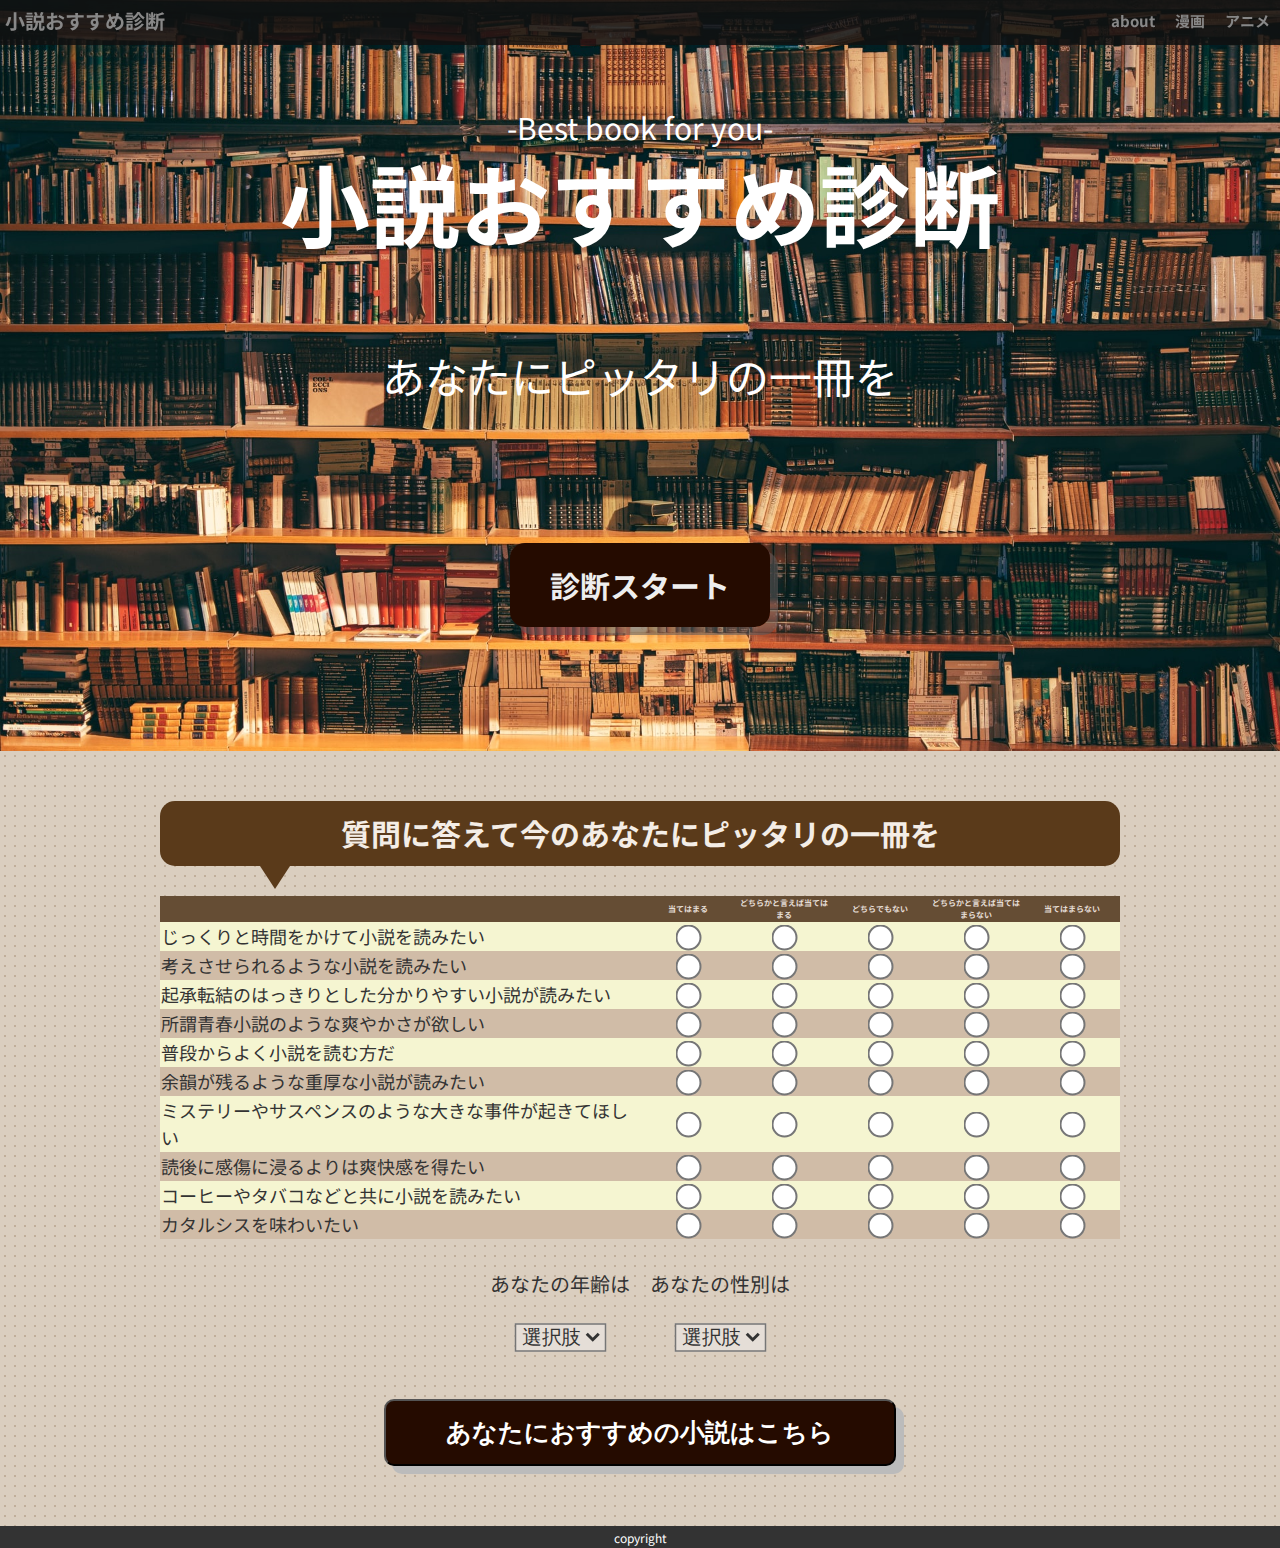
<file: index.html>
<!DOCTYPE html>
<html lang="en">
<head>
    <meta charset="UTF-8">
    <meta http-equiv="X-UA-Compatible" content="IE=edge">
    <meta name="viewport" content="width=device-width, initial-scale=1.0">
    <title>Document</title>
    <meta name="description" content="text">
    <link rel="preconnect" href="https://fonts.googleapis.com">
    <link rel="preconnect" href="https://fonts.gstatic.com" crossorigin>
    <link href="https://fonts.googleapis.com/css2?family=Noto+Sans+JP:wght@400;700&display=swap" rel="stylesheet">
    <link rel="stylesheet" href="./sanitize.css">
    <link rel="stylesheet" href="./style.css">
</head>

<body>


    <header class="header">
        <h1><a href="#">小説おすすめ診断</a></h1>
        <nav>
            <ul class="header-right">
                <li class="header-item">
                    <a href="">about</a>
                </li>
                <li class="header-item">
                    <a href="" onclick="window.alert('commnig soon!')">漫画</a>
                </li>
                <li class="header-item">
                    <a href="" onclick="window.alert('commming soon!')">アニメ</a>
                </li>
            </ul>
        </nav>
    </header>



    <div class="hero">
        <p class="headcopy">-Best book for you-</p>
        <strong>小説おすすめ診断</strong>
        <p class="copy">あなたにピッタリの一冊を</p>
        <div class="hero-button">
            <a href="#background">診断スタート</a>
        </div>
        <img src="./image/alfons-morales-YLSwjSy7stw-unsplash.jpg" alt="">       
    </div>




    <div id="background">

    <section class="section">
        <h1 class="section-headline">質問に答えて今のあなたにピッタリの一冊を</h1>

        <form action="./index2.html" method="get" name="ank">
            <table class="table" >
                    <tr class="answerhead">
                        <th class="question"></th>
                        <th class="answer">当てはまる</th>
                        <th class="answer">どちらかと言えば当てはまる</th>
                        <th class="answer">どちらでもない</th>
                        <th class="answer">どちらかと言えば当てはまらない</th>
                        <th class="answer">当てはまらない</th>
                    </tr>
                    <tr>
                        <td class="question">じっくりと時間をかけて小説を読みたい</td>
                        <div class="answerbox">
                            <td class="radiobox">
                                <input type="radio" name="q1" value="10">
                            </td>
                            <td class="radiobox">
                                <input type="radio" name="q1" value="7">
                            </td>
                            <td class="radiobox">
                                <input type="radio" name="q1" value="5">
                            </td>
                            <td class="radiobox">
                                <input type="radio" name="q1" value="2">
                            </td>
                            <td class="radiobox">
                                <input type="radio" name="q1" value="0">
                            </td>
                        </div> 
                    </tr>
                    <tr class="row2">
                        <td class="question">考えさせられるような小説を読みたい</td>
                        <div class="answerbox">
                            <td class="radiobox">
                                <input type="radio" name="q2" value="10">
                            </td>
                            <td class="radiobox">
                                <input type="radio" name="q2" value="7">
                            </td>
                            <td class="radiobox">
                                <input type="radio" name="q2" value="5">
                            </td>
                            <td class="radiobox">
                                <input type="radio" name="q2" value="2">
                            </td>
                            <td class="radiobox">
                                <input type="radio" name="q2" value="0">
                            </td>
                        </div> 
                    </tr>
                    <tr>
                        <td class="question">起承転結のはっきりとした分かりやすい小説が読みたい</td>
                        <div class="answerbox">
                            <td class="radiobox">
                                <input type="radio" name="q3" value="10">
                            </td>
                            <td class="radiobox">
                                <input type="radio" name="q3" value="8">
                            </td>
                            <td class="radiobox">
                                <input type="radio" name="q3" value="6">
                            </td>
                            <td class="radiobox">
                                <input type="radio" name="q3" value="2">
                            </td>
                            <td class="radiobox">
                                <input type="radio" name="q3" value="0">
                            </td>
                        </div> 
                    </tr>
                    <tr class="row2">
                        <td class="question">所謂青春小説のような爽やかさが欲しい</td>
                        <div class="answerbox">
                            <td class="radiobox">
                                <input type="radio" name="q4" value="10">
                            </td>
                            <td class="radiobox">
                                <input type="radio" name="q4" value="8">
                            </td>
                            <td class="radiobox">
                                <input type="radio" name="q4" value="5">
                            </td>
                            <td class="radiobox">
                                <input type="radio" name="q4" value="2">
                            </td>
                            <td class="radiobox">
                                <input type="radio" name="q4" value="0">
                            </td>
                        </div> 
                    </tr>
                    <tr>
                        <td class="question">普段からよく小説を読む方だ</td>
                        <div class="answerbox">
                            <td class="radiobox">
                                <input type="radio" name="q5" value="10">
                            </td>
                            <td class="radiobox">
                                <input type="radio" name="q5" value="7">
                            </td>
                            <td class="radiobox">
                                <input type="radio" name="q5" value="5">
                            </td>
                            <td class="radiobox">
                                <input type="radio" name="q5" value="2">
                            </td>
                            <td class="radiobox">
                                <input type="radio" name="q5" value="0">
                            </td>
                        </div> 
                    </tr>
                    <tr class="row2">
                        <td class="question">余韻が残るような重厚な小説が読みたい</td>
                        <div class="answerbox">
                            <td class="radiobox">
                                <input type="radio" name="q6" value="5">
                            </td>
                            <td class="radiobox">
                                <input type="radio" name="q6" value="3">
                            </td>
                            <td class="radiobox">
                                <input type="radio" name="q6" value="1">
                            </td>
                            <td class="radiobox">
                                <input type="radio" name="q6" value="0">
                            </td>
                            <td class="radiobox">
                                <input type="radio" name="q6" value="0">
                            </td>
                        </div> 
                    </tr>
                    <tr>
                        <td class="question">ミステリーやサスペンスのような大きな事件が起きてほしい</td>
                        <div class="answerbox">
                            <td class="radiobox">
                                <input type="radio" name="q7" value="8">
                            </td>
                            <td class="radiobox">
                                <input type="radio" name="q7" value="7">
                            </td>
                            <td class="radiobox">
                                <input type="radio" name="q7" value="5">
                            </td>
                            <td class="radiobox">
                                <input type="radio" name="q7" value="2">
                            </td>
                            <td class="radiobox">
                                <input type="radio" name="q7" value="0">
                            </td>
                        </div> 
                    </tr>
                    <tr class="row2">
                        <td class="question">読後に感傷に浸るよりは爽快感を得たい</td>
                        <div class="answerbox">
                            <td class="radiobox">
                                <input type="radio" name="q8" value="7">
                            </td>
                            <td class="radiobox">
                                <input type="radio" name="q8" value="5">
                            </td>
                            <td class="radiobox">
                                <input type="radio" name="q8" value="3">
                            </td>
                            <td class="radiobox">
                                <input type="radio" name="q8" value="2">
                            </td>
                            <td class="radiobox">
                                <input type="radio" name="q8" value="0">
                            </td>
                        </div> 
                    </tr>
                    <tr>
                        <td class="question">コーヒーやタバコなどと共に小説を読みたい</td>
                        <div class="answerbox">
                            <td class="radiobox">
                                <input type="radio" name="q9" value="5">
                            </td>
                            <td class="radiobox">
                                <input type="radio" name="q9" value="3">
                            </td>
                            <td class="radiobox">
                                <input type="radio" name="q9" value="1">
                            </td>
                            <td class="radiobox">
                                <input type="radio" name="q9" value="0">
                            </td>
                            <td class="radiobox">
                                <input type="radio" name="q9" value="0">
                            </td>
                        </div> 
                    </tr>
                    <tr class="row2">
                        <td class="question">カタルシスを味わいたい</td>
                        <div class="answerbox">
                            <td class="radiobox">
                                <input type="radio" name="q10" value="10">
                            </td>
                            <td class="radiobox">
                                <input type="radio" name="q10" value="7">
                            </td>
                            <td class="radiobox">
                                <input type="radio" name="q10" value="5">
                            </td>
                            <td class="radiobox">
                                <input type="radio" name="q10" value="2">
                            </td>
                            <td class="radiobox">
                                <input type="radio" name="q10" value="0">
                            </td>
                        </div> 
                    </tr>

            </table>


            <div class="ank">
                <div class="old">
                    <p>あなたの年齢は</p>
                    <select name="" id="">
                        <option value="">選択肢</option>
                        <option value="">10代</option>
                        <option value="">20代</option>
                        <option value="">30代</option>
                        <option value="">40代</option>
                        <option value="">50代</option>
                        <option value="">60代</option>
                        <option value="">70代</option>
                        <option value="">80代</option>
                    </select>
                </div>
                <div class="gender">
                    <p>あなたの性別は</p>
                    <select name="" id="">
                        <option value="">選択肢</option>
                        <option value="">男性</option>
                        <option value="">女性</option>
                        <option value="">その他</option>
                    </select>
                </div>
            </div>


            <div class="section-button">
                <button id="button-last" class="button" type="button">あなたにおすすめの<br class="br">小説はこちら</button>
            </div>

        </form>
    </section>

    </div>
    
    <footer>
        <small>copyright</small>
    </footer>


    <script src="./app.js"></script>
</body>
</html>
</file>
<file: sanitize.css>
/* Document
 * ========================================================================== */

/**
 * Add border box sizing in all browsers (opinionated).
 */

*,
::before,
::after {
  box-sizing: border-box;
}

/**
 * 1. Add text decoration inheritance in all browsers (opinionated).
 * 2. Add vertical alignment inheritance in all browsers (opinionated).
 */

::before,
::after {
  text-decoration: inherit; /* 1 */
  vertical-align: inherit; /* 2 */
}

/**
 * 1. Use the default cursor in all browsers (opinionated).
 * 2. Change the line height in all browsers (opinionated).
 * 3. Use a 4-space tab width in all browsers (opinionated).
 * 4. Remove the grey highlight on links in iOS (opinionated).
 * 5. Prevent adjustments of font size after orientation changes in
 *    IE on Windows Phone and in iOS.
 * 6. Breaks words to prevent overflow in all browsers (opinionated).
 */

html {
  cursor: default; /* 1 */
  line-height: 1.5; /* 2 */
  -moz-tab-size: 4; /* 3 */
  tab-size: 4; /* 3 */
  -webkit-tap-highlight-color: transparent /* 4 */;
  -ms-text-size-adjust: 100%; /* 5 */
  -webkit-text-size-adjust: 100%; /* 5 */
  word-break: break-word; /* 6 */
}

/* Sections
 * ========================================================================== */

/**
 * Remove the margin in all browsers (opinionated).
 */

body {
  margin: 0;
}

/**
 * Correct the font size and margin on `h1` elements within `section` and
 * `article` contexts in Chrome, Edge, Firefox, and Safari.
 */

h1 {
  font-size: 2em;
  margin: 0.67em 0;
}

/* Grouping content
 * ========================================================================== */

/**
 * Remove the margin on nested lists in Chrome, Edge, IE, and Safari.
 */

dl dl,
dl ol,
dl ul,
ol dl,
ul dl {
  margin: 0;
}

/**
 * Remove the margin on nested lists in Edge 18- and IE.
 */

ol ol,
ol ul,
ul ol,
ul ul {
  margin: 0;
}

/**
 * 1. Add the correct sizing in Firefox.
 * 2. Show the overflow in Edge 18- and IE.
 */

hr {
  height: 0; /* 1 */
  overflow: visible; /* 2 */
}

/**
 * Add the correct display in IE.
 */

main {
  display: block;
}

/**
 * Remove the list style on navigation lists in all browsers (opinionated).
 */

nav ol,
nav ul {
  list-style: none;
  padding: 0;
}

/**
 * 1. Correct the inheritance and scaling of font size in all browsers.
 * 2. Correct the odd `em` font sizing in all browsers.
 */

pre {
  font-family: monospace, monospace; /* 1 */
  font-size: 1em; /* 2 */
}

/* Text-level semantics
 * ========================================================================== */

/**
 * Remove the gray background on active links in IE 10.
 */

a {
  background-color: transparent;
}

/**
 * Add the correct text decoration in Edge 18-, IE, and Safari.
 */

abbr[title] {
  text-decoration: underline;
  text-decoration: underline dotted;
}

/**
 * Add the correct font weight in Chrome, Edge, and Safari.
 */

b,
strong {
  font-weight: bolder;
}

/**
 * 1. Correct the inheritance and scaling of font size in all browsers.
 * 2. Correct the odd `em` font sizing in all browsers.
 */

code,
kbd,
samp {
  font-family: monospace, monospace; /* 1 */
  font-size: 1em; /* 2 */
}

/**
 * Add the correct font size in all browsers.
 */

small {
  font-size: 80%;
}

/* Embedded content
 * ========================================================================== */

/*
 * Change the alignment on media elements in all browsers (opinionated).
 */

audio,
canvas,
iframe,
img,
svg,
video {
  vertical-align: middle;
}

/**
 * Add the correct display in IE 9-.
 */

audio,
video {
  display: inline-block;
}

/**
 * Add the correct display in iOS 4-7.
 */

audio:not([controls]) {
  display: none;
  height: 0;
}

/**
 * Remove the border on iframes in all browsers (opinionated).
 */

iframe {
  border-style: none;
}

/**
 * Remove the border on images within links in IE 10-.
 */

img {
  border-style: none;
}

/**
 * Change the fill color to match the text color in all browsers (opinionated).
 */

svg:not([fill]) {
  fill: currentColor;
}

/**
 * Hide the overflow in IE.
 */

svg:not(:root) {
  overflow: hidden;
}

/* Tabular data
 * ========================================================================== */

/**
 * Collapse border spacing in all browsers (opinionated).
 */

table {
  border-collapse: collapse;
}

/* Forms
 * ========================================================================== */

/**
 * Remove the margin on controls in Safari.
 */

button,
input,
select {
  margin: 0;
}

/**
 * 1. Show the overflow in IE.
 * 2. Remove the inheritance of text transform in Edge 18-, Firefox, and IE.
 */

button {
  overflow: visible; /* 1 */
  text-transform: none; /* 2 */
}

/**
 * Correct the inability to style buttons in iOS and Safari.
 */

button,
[type="button"],
[type="reset"],
[type="submit"] {
  -webkit-appearance: button;
}

/**
 * 1. Change the inconsistent appearance in all browsers (opinionated).
 * 2. Correct the padding in Firefox.
 */

fieldset {
  border: 1px solid #a0a0a0; /* 1 */
  padding: 0.35em 0.75em 0.625em; /* 2 */
}

/**
 * Show the overflow in Edge 18- and IE.
 */

input {
  overflow: visible;
}

/**
 * 1. Correct the text wrapping in Edge 18- and IE.
 * 2. Correct the color inheritance from `fieldset` elements in IE.
 */

legend {
  color: inherit; /* 2 */
  display: table; /* 1 */
  max-width: 100%; /* 1 */
  white-space: normal; /* 1 */
}

/**
 * 1. Add the correct display in Edge 18- and IE.
 * 2. Add the correct vertical alignment in Chrome, Edge, and Firefox.
 */

progress {
  display: inline-block; /* 1 */
  vertical-align: baseline; /* 2 */
}

/**
 * Remove the inheritance of text transform in Firefox.
 */

select {
  text-transform: none;
}

/**
 * 1. Remove the margin in Firefox and Safari.
 * 2. Remove the default vertical scrollbar in IE.
 * 3. Change the resize direction in all browsers (opinionated).
 */

textarea {
  margin: 0; /* 1 */
  overflow: auto; /* 2 */
  resize: vertical; /* 3 */
}

/**
 * Remove the padding in IE 10-.
 */

[type="checkbox"],
[type="radio"] {
  padding: 0;
}

/**
 * 1. Correct the odd appearance in Chrome, Edge, and Safari.
 * 2. Correct the outline style in Safari.
 */

[type="search"] {
  -webkit-appearance: textfield; /* 1 */
  outline-offset: -2px; /* 2 */
}

/**
 * Correct the cursor style of increment and decrement buttons in Safari.
 */

::-webkit-inner-spin-button,
::-webkit-outer-spin-button {
  height: auto;
}

/**
 * Correct the text style of placeholders in Chrome, Edge, and Safari.
 */

::-webkit-input-placeholder {
  color: inherit;
  opacity: 0.54;
}

/**
 * Remove the inner padding in Chrome, Edge, and Safari on macOS.
 */

::-webkit-search-decoration {
  -webkit-appearance: none;
}

/**
 * 1. Correct the inability to style upload buttons in iOS and Safari.
 * 2. Change font properties to `inherit` in Safari.
 */

::-webkit-file-upload-button {
  -webkit-appearance: button; /* 1 */
  font: inherit; /* 2 */
}

/**
 * Remove the inner border and padding of focus outlines in Firefox.
 */

::-moz-focus-inner {
  border-style: none;
  padding: 0;
}

/**
 * Restore the focus outline styles unset by the previous rule in Firefox.
 */

:-moz-focusring {
  outline: 1px dotted ButtonText;
}

/**
 * Remove the additional :invalid styles in Firefox.
 */

:-moz-ui-invalid {
  box-shadow: none;
}

/* Interactive
 * ========================================================================== */

/*
 * Add the correct display in Edge 18- and IE.
 */

details {
  display: block;
}

/*
 * Add the correct styles in Edge 18-, IE, and Safari.
 */

dialog {
  background-color: white;
  border: solid;
  color: black;
  display: block;
  height: -moz-fit-content;
  height: -webkit-fit-content;
  height: fit-content;
  left: 0;
  margin: auto;
  padding: 1em;
  position: absolute;
  right: 0;
  width: -moz-fit-content;
  width: -webkit-fit-content;
  width: fit-content;
}

dialog:not([open]) {
  display: none;
}

/*
 * Add the correct display in all browsers.
 */

summary {
  display: list-item;
}

/* Scripting
 * ========================================================================== */

/**
 * Add the correct display in IE 9-.
 */

canvas {
  display: inline-block;
}

/**
 * Add the correct display in IE.
 */

template {
  display: none;
}

/* User interaction
 * ========================================================================== */

/*
 * 1. Remove the tapping delay in IE 10.
 * 2. Remove the tapping delay on clickable elements
      in all browsers (opinionated).
 */

a,
area,
button,
input,
label,
select,
summary,
textarea,
[tabindex] {
  -ms-touch-action: manipulation; /* 1 */
  touch-action: manipulation; /* 2 */
}

/**
 * Add the correct display in IE 10-.
 */

[hidden] {
  display: none;
}

/* Accessibility
 * ========================================================================== */

/**
 * Change the cursor on busy elements in all browsers (opinionated).
 */

[aria-busy="true"] {
  cursor: progress;
}

/*
 * Change the cursor on control elements in all browsers (opinionated).
 */

[aria-controls] {
  cursor: pointer;
}

/*
 * Change the cursor on disabled, not-editable, or otherwise
 * inoperable elements in all browsers (opinionated).
 */

[aria-disabled="true"],
[disabled] {
  cursor: not-allowed;
}

/*
 * Change the display on visually hidden accessible elements
 * in all browsers (opinionated).
 */

[aria-hidden="false"][hidden] {
  display: initial;
}

[aria-hidden="false"][hidden]:not(:focus) {
  clip: rect(0, 0, 0, 0);
  position: absolute;
}
</file>
<file: style.css>
@charset "utf-8";

body{
    font-family: 'Noto Sans JP',"Helvetica Neue", "Helvetica", "Hiragino Sans", "Hiragino Kaku Gothic ProN", "Arial", "Yu Gothic", "Meiryo", sans-serif;
    font-size: 15px;
    line-height: 1.5;
    color: #333;
    background-color: #dacebf;
}


/*header*/
.header{
    width:100%;
    display: flex;
    justify-content: space-between;
    align-items: center;
    position: fixed;
    z-index: 10;
    top: 0;
    left: 0;
    color: #888;
    background-color: rgba(17, 17, 17, 0.85);
}
.header > h1{
    margin: 5px;
    display: flex;
    align-items: center;

}

.header >h1 >a{
    font-size: 20px;
    color: #888;
    text-decoration: none;
    border-bottom: 2px solid transparent;
    transition: border-color .25s;
}
.header >h1> a:hover{
    border-bottom: 2px solid #888;
}

.header-right{
    margin: 0;
    display: flex;
    justify-content: space-between;
    align-items: center;
}

.header-item > a{
    display: block;
    padding: 10px;
    color:#888;
    text-decoration: none;
    font-weight: bold;
    border-bottom: 2px solid transparent;
    transition: border-color .25s;
}
.header-item > a:hover{
    border-bottom: 2px solid #888;
}



/* top */
.hero{
    width: 100vw;
    height: auto;
    position: relative;
    overflow: hidden;
}
.headcopy{
    position: absolute;
    top: 10%;
    font-size: 30px;
    color: #fff;
    display: block;
    width: 100%;
    text-align: center;
    z-index: 5;
}
@media screen and (max-width:768px){
    .headcopy{
        font-size: 20px;
        top: 15%;
    }
}

.hero > strong{
    position: absolute;
    top: 18%;
    font-size: 90px;
    color: #fff;
    font-weight: bold;
    display: block;
    width: 100%;
    text-align: center;
    z-index: 2;
}

@media screen and (max-width: 768px){
    .hero > strong{
        font-size: 48px;
        top: 30%;
    }
}

.hero >img{
    width: 100%;
    height: auto;
    z-index: 1;
}

.copy{  
    position: absolute;
    top: 40%;
    color: #fff;
    font-size: 43px;
    display: block;
    text-align: center;
    width: 100%;
    z-index: 3;
}
@media screen and (max-width:768px){
    .copy{
        font-size: 25px;
        top: 50%;
    }
}

.hero-button{
    position: absolute;
    top: 75%;
    z-index: 4;
    width: 100%;
    text-align: center;
}
@media screen and (max-width:768px){
    .hero-button{
        top: 87%;
    }
}
.hero-button > a{
    font-size: 30px;
    font-weight: bold;
    color: #eee;
    background-color: #250b00;
    padding: 20px 40px;
    text-decoration: none;
    border-radius: 15px;
    box-shadow: 8px 8px 0 rgba(93, 87, 87, 0.575);
    transition: box-shadow .25s;
}
@media screen and (max-width:768px){
    .hero-button > a{
        font-size: 15px;
        padding: 5px 10px;
        border-radius: 5px;
    }
}
.hero-button >a:hover{
    box-shadow:0 0 0 #bbb
}



/*背景*/


#background{
    background-image: radial-gradient(currentColor 1px, transparent 1px);
    background-size: calc(10 * 1px) calc(10 * 1px);
    color:#c0ae9a;
}





/*　質問 */

.section{
    padding: 50px 20px 20px 20px;
    max-width: 1000px;
    margin: auto;
}

@media screen and (max-width:768px){
    .section{
        padding: 20px;
    } 
}

.section-headline{
    text-align: center;
    color: #f4ede6;
    background-color: #5a3a1a;
    margin: 0 0 30px 0;
    padding: 10px;
    border-radius: 15px;

    position: relative;
}
.section-headline::after{
    position: absolute;
    top: 100%;
    left: 100px;
    content: '';
    width: 0;
    height: 0;
    border: 15px solid transparent;
    border-top: 23px solid #5a3a1a;
}
@media screen and (max-width:768px){
    .section-headline{
        font-size: 17px;
        padding: 10px 0px;
    }
    .section-headline::after{
        left: 50px;
    }
}

.table{
    background-color:#f5f5d1;
    font-size: 18px;
}
@media screen and (max-width:768px){
    .table{
        font-size: 15px;
    }
}

td{
    color: #333;
}

.answerhead{
    background-color: #654d34;
    color: #e5ded7;
    font-size: 8px;
}

.quesition{
    width: 50%;;
}
.answer{
    width: 10%;
}
.row2{
    background-color:#d0bca7;
}

.radiobox{
    text-align: center;
}
.radiobox > input{
    transform: scale(2);
    accent-color: #654d34;
}
@media screen and (max-width:768px){
    .radiobox > input{
        transform:scale(1.5);
    }
}


/*アンケート*/
.ank{
    display: flex;
    justify-content: center;
    color: #333;
    font-size: 20px;

}
.old{
    margin: 10px;
    text-align: center;
}
.gender{
    margin: 10px;
    text-align: center;
}

.old > select , .gender>select{
    transform: scale(1.5);
    margin: 0;
    background-color:#e5ded7;
    color: #333;
}


/*ボタン*/

.section-button{
    margin: 40px;
    text-align: center;
}

.button{
    display: inline-block;
    font-size: 25px;
    color: #fff;
    font-weight: bold;
    background-color: #250b00;
    text-align: center;
    padding: 15px 60px;
    text-decoration: none;
    border-radius: 10px;
    box-shadow: 8px 8px 0 #bbb;
    transition: box-shadow .25s;
}
@media screen and (max-width:768px){
    .button{
        font-size: 17px;
        padding: 10px 20px;
    }
}
@media screen and (min-width:768px){
    .br{
        display: none;
    }
}
.button:hover{
    box-shadow:0 0 0 #bbb
}




/*footer*/
footer{
    background-color: #333;
    color: #fff;
    text-align: center;
}
</file>
